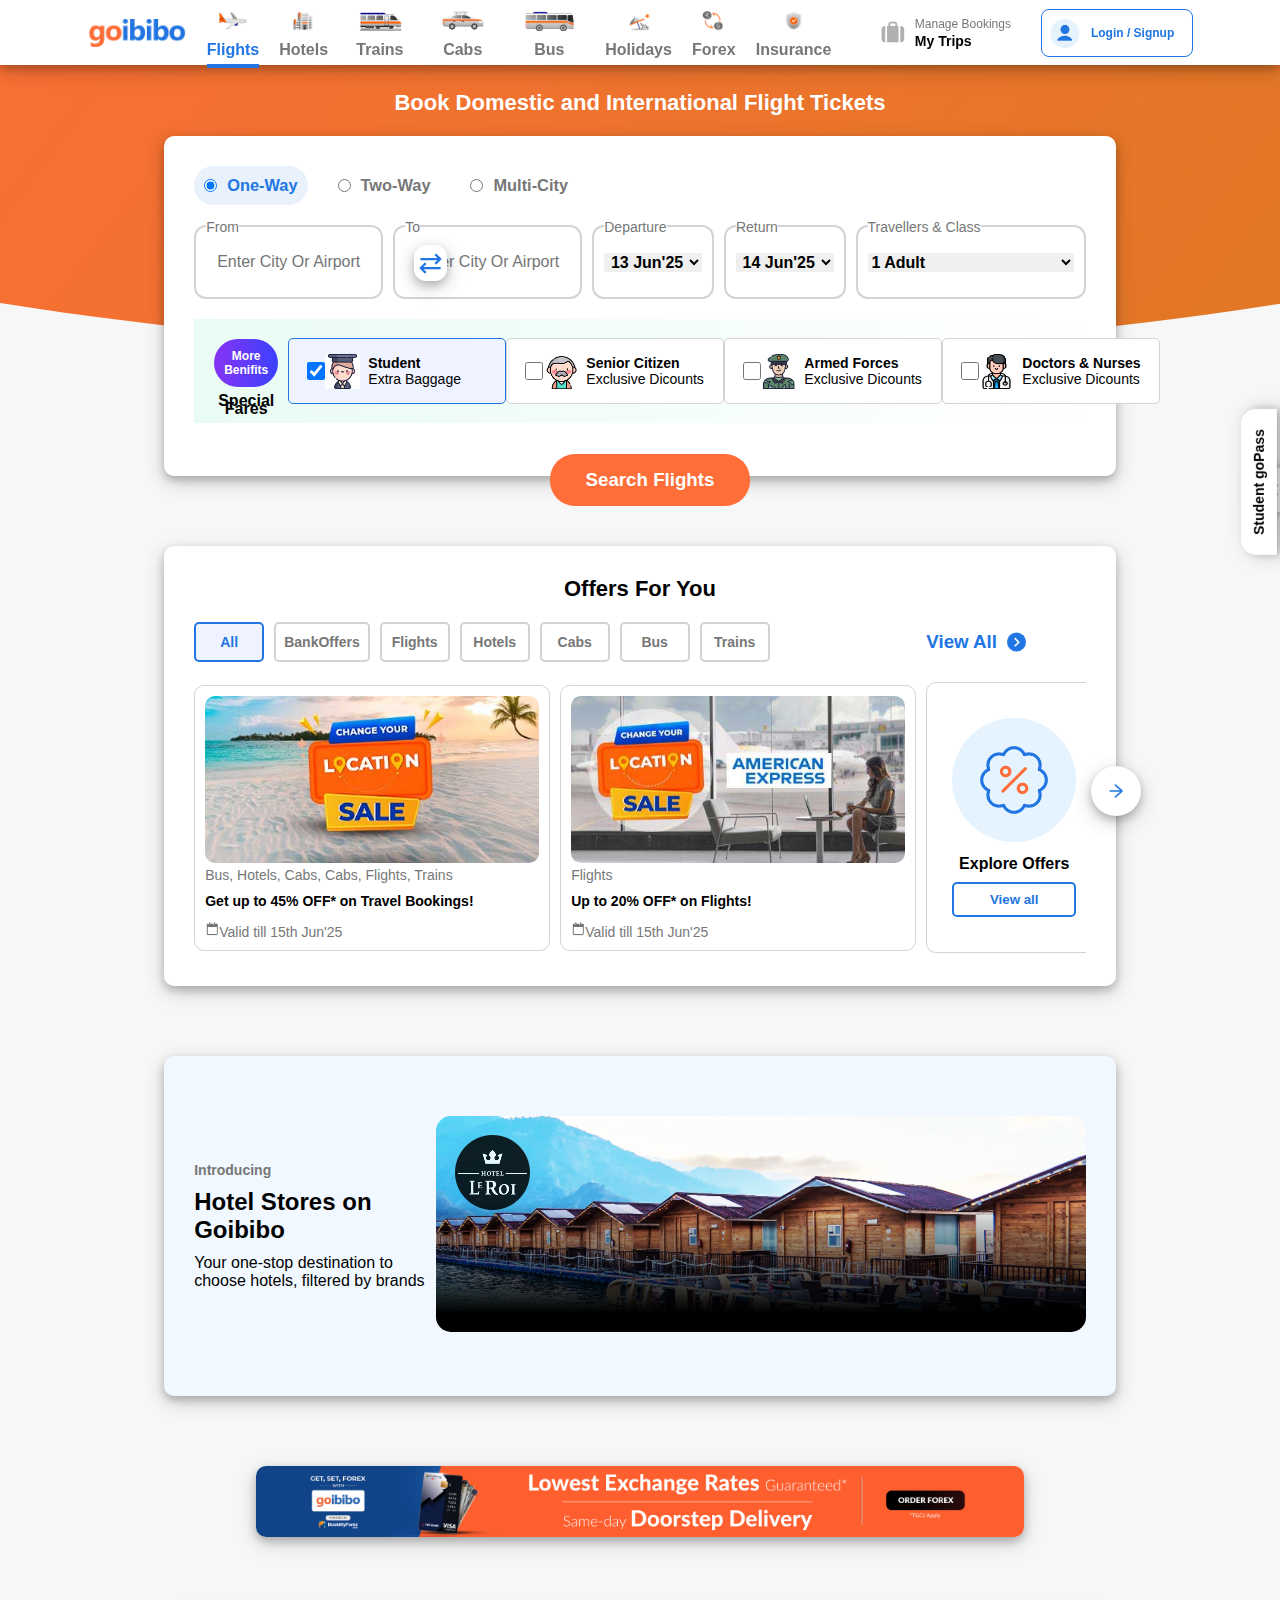
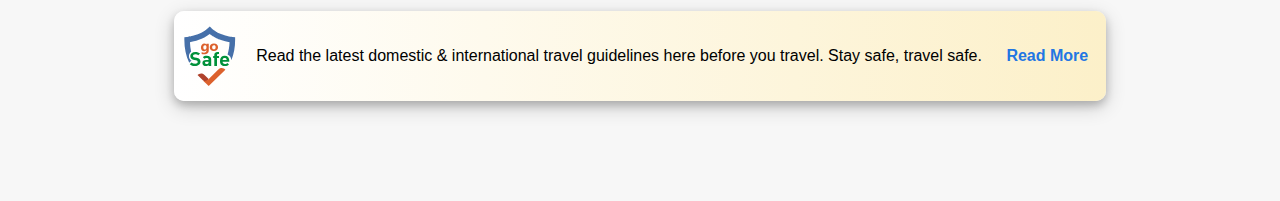
<file: Module 1/Clone Project/index.html>
<!DOCTYPE html>
<html lang="en">
<head>
    <meta charset="UTF-8">
    <meta name="viewport" content="width=device-width, initial-scale=1.0">
    <title>Goibibo   |  Flight Booking</title>
    <link rel="stylesheet" href="style.css">
    <link rel="shortcut icon" href="./assets/go.png" type="image/x-icon">
</head>
<body>
    <header>
        <img src="./assets/logo.png" alt="" class="goibibo">
        <div class="nav">
            <div class="flights active"><img src="./assets/flights.png" alt=""><span>Flights</span></div>
            <div class="hotels"><img src="./assets/hotels.png" alt=""><span>Hotels</span></div>
            <div class="trains"><img src="./assets/trains.png" alt=""><span>Trains</span></div>
            <div class="cabs"><img src="./assets/cabs.png" alt=""><span>Cabs</span></div>
            <div class="bus"><img src="./assets/bus.png" alt=""><span>Bus</span></div>
            <div class="holidays"><img src="./assets/holidays.png" alt=""><span>Holidays</span></div>
            <div class="forex"><img src="./assets/forex.png" alt=""><span>Forex</span></div>
            <div class="insurance"><img src="./assets/insurance.png" alt=""><span>Insurance</span></div>
            
        </div>
        <div class="my">
            <img src="./assets/my_1.png" alt="" class="img">
            <div class="right">
                <span class="top">Manage Bookings</span><br>
                <span class="bottom">My Trips</span>
            </div>
            <div class="tooltip"><div class="circle"></div><div class="h3">Access Your Booking, Easy Cancellation, date change much more.</div></div>
        </div>
        <div class="login">
            <img src="./assets/login.png" alt="" class="img">
            <span><h3>Login  /  Signup</h3></span>
        </div>
    </header>
    <div class="bgsvg"></div>
    <div class="searchmain">
        <h1>Book Domestic and International Flight Tickets</h1>
        <div class="search">
            <div class="top">
                <div class="ow active">
                    <input type="radio" name="route" class="ow_rd" checked>
                    <h3>One-Way</h3>
                </div>
                <div class="tw">
                    <input type="radio" name="route" class="tw_rd">
                    <h3>Two-Way</h3>
                </div>
                <div class="mc">
                    <input type="radio" name="route" class="mc_rd">
                    <h3>Multi-City</h3>
                </div>
            </div>
            <div class="center">
                <div class="from"> 
                    <input type="text" placeholder="Enter City Or Airport">
                    <span>From</span>
                </div>
                <div class="change"><img src="./assets/sync.svg" alt=""></div>
                <div class="to"> 
                    <input type="text" placeholder="Enter City Or Airport">
                    <span>To</span>
                </div>
                <div class="dep"> 
                    <select name="" id=""><option value="">13 Jun'25</option></select>
                    <span>Departure</span>
                </div>
                <div class="ret"> 
                    <select name="" id=""><option value="">14 Jun'25</option></select>
                    <span>Return</span>
                </div>
                <div class="tr"> 
                    <select name="" id=""><option value="">1 Adult</option></select>
                    <span>Travellers & Class</span>
                </div>
            </div>
            <div class="bottom">
                <div class="head">
                    
                    <h3>More Benifits</h3>
                    <h3>Special Fares</h3>
                </div>
                <div class="container">
                    <div class="active">
                        <input type="checkbox" name="" id="" checked >
                        <img src="./assets/offer1.png" alt="">
                        <div>
                            <h3>Student</h3>
                            <h3>Extra Baggage</h3>
                        </div>
                    </div>
                    <div>
                        <input type="checkbox" name="" id="" >
                        <img src="./assets/offer2.png" alt="">
                        <div>
                            <h3>Senior Citizen</h3>
                            <h3>Exclusive Dicounts</h3>
                        </div>
                    </div>
                    <div>
                        <input type="checkbox" name="" id="" >
                        <img src="./assets/offer3.png" alt="">
                        <div>
                            <h3>Armed Forces</h3>
                            <h3>Exclusive Dicounts</h3>

                        </div>
                    </div>
                     <div>
                        <input type="checkbox" name="" id="" >
                        <img src="./assets/offer4.png" alt="">
                        <div>
                            <h3>Doctors & Nurses</h3>
                            <h3>Exclusive Dicounts</h3>
                        </div>
                    </div>
                </div>
            </div>
            <div class="search_btn"><h3>Search Flights</h3></div>
        </div>
    </div>
    <div class="offermain">
        <div class="offers">
            <h1>Offers For You</h1>
            <div class="nav">
                <div class="left">
                    <h3 class="active">All</h3>
                    <h3>BankOffers</h3>
                    <h3>Flights</h3>
                    <h3>Hotels</h3>
                    <h3>Cabs</h3>
                    <h3>Bus</h3>
                    <h3>Trains</h3>
                </div>
                <div class="right">
                    <h3>View All</h3>
                    <img src="./assets/arrow_right.svg" alt="">
                </div>
            </div>
            <div class="container">
                <div class="div">
                    <img src="./assets/post1.jpg" alt="">
                    <h4>Bus, Hotels, Cabs, Cabs, Flights, Trains</h4>
                    <h3>Get up to 45% OFF* on Travel Bookings!</h3>
                    <h4><img src="./assets/calender.png" alt="" class="cal">Valid till 15th Jun'25</h4>
                </div>
                 <div class="div">
                    <img src="./assets/post2.jpg" alt="">
                    <h4>Flights</h4>
                    <h3>Up to 20% OFF* on Flights!</h3>
                    <h4><img src="./assets/calender.png" alt="" class="cal">Valid till 15th Jun'25</h4>
                </div>
                <div class="div dall">
                    <img src="./assets/offers.png" alt="" class="all">
                    <h2>Explore Offers</h2>
                    <h5>View all</h5>
                </div>
                 <div class="div">
                    <img src="./assets/post4.jpg" alt="">
                    <h4>Hotels</h4>
                    <h3>Up to 45% OFF* on Hotels!</h3>
                    <h4><img src="./assets/calender.png" alt="" class="cal">Valid till 15th Jun'25</h4>
                </div>
            </div>
            <div class="next"><img src="./assets/arrow_right_2.svg" alt=""></div>
        </div>
    </div>
    <div class="hotelsmain">
        <div class="hotels">
            <div class="left">
                <h3>Introducing</h3>
                <h1>Hotel Stores on Goibibo</h1>
                <h2>Your one-stop destination to choose hotels, filtered by brands</h2>
            </div>
            <div class="right">
                <img src="./assets/hotels_banner.png" alt="">
            </div>
        </div>
    </div>
    <div class="admain">
        <img src="./assets/ad.png" alt="" class="ad">
    </div>
    <div class="safemain">
        <div class="safe">
            <img src="./assets/safe.svg" alt="">
            <h3>Read the latest domestic & international travel guidelines here before you travel. Stay safe, travel safe. <span class="link">Read More</span></h3>
        </div>
    </div>
    <div class="space"></div>
    <div class="studentpass">
        <h3>Student goPass</h3>
        <div class="arrow"><img src="./assets/double_arrow.svg" alt=""></div>
    </div>
</body>
</html>
</file>
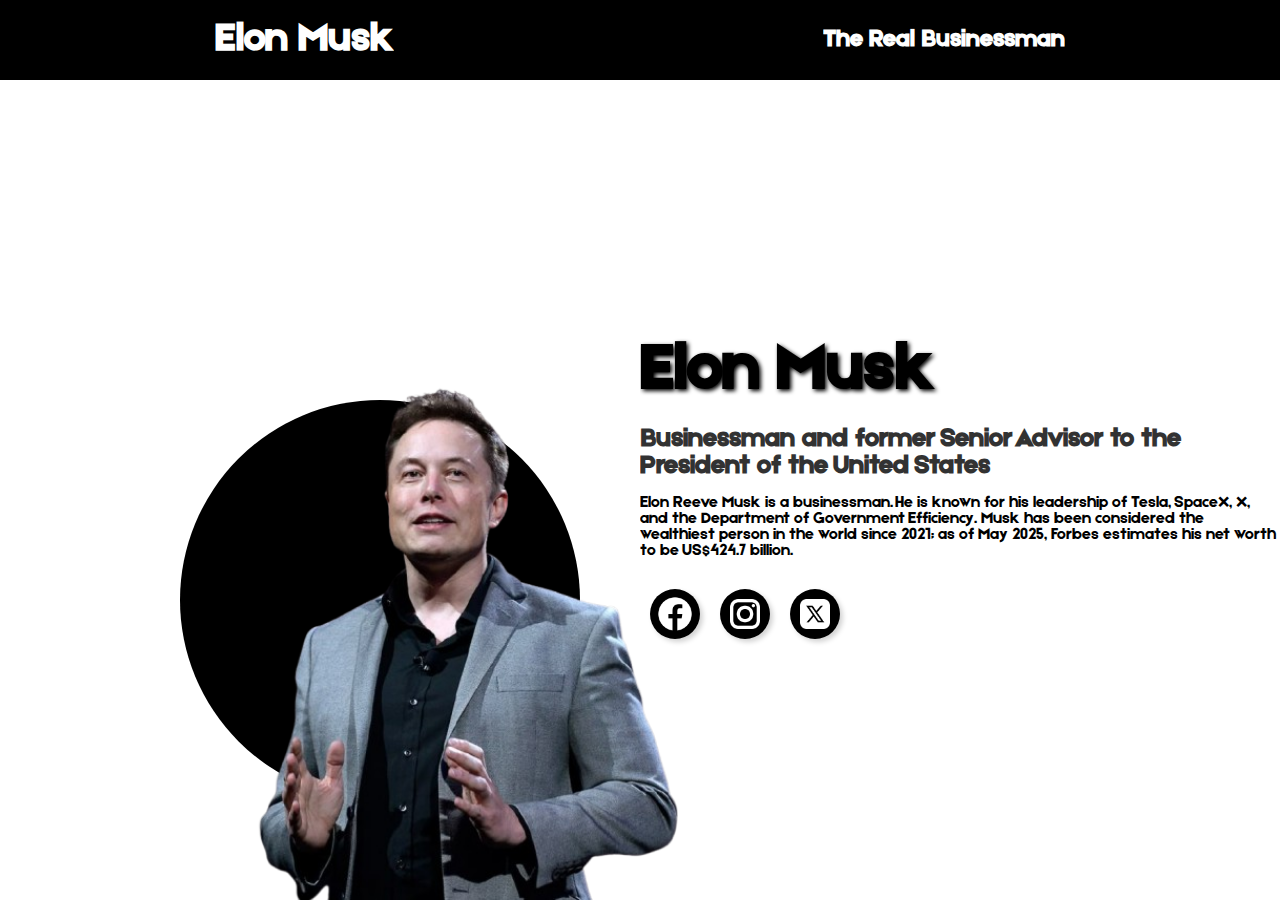
<file: Module 1/Day 2/index.html>
<!DOCTYPE html>
<html lang="en">
    <head>
        <meta charset="UTF-8">
        <meta name="viewport" content="width=device-width, initial-scale=1.0">
        <title>Elon Musk  |  The Businessman</title>
        <link rel="stylesheet" href="style.css">
        <link rel="shortcut icon" href="twitterx-logo.png" type="image/x-icon">
    </head>
    <body>
        <header>
            <h1>Elon Musk</h3>
            <h2>The Real Businessman</h2>
        </header>
        <div class="container">
            
            <div class="left">
                <img src="./elon.png" alt="" class="elon">
                <div class="circle"></div>
            </div>
            <div class="right">
                <h1>Elon Musk</h1>
                <h3>Businessman and former Senior Advisor to the President of the United States</h3>
                <p>Elon Reeve Musk is a businessman. He is known for his leadership of Tesla, SpaceX, X, and the Department of Government Efficiency. Musk has been considered the wealthiest person in the world since 2021; as of May 2025, Forbes estimates his net worth to be US$424.7 billion.</p>
                <div class="social">
                    <a class="facebook" href="https://www.facebook.com/groups/elonmusk1/?locale=zh_HK" target="_blank">
                        <img src="./facebook-logo.png" alt="">
                        <h3>Facebook</h3>
                    </a>
                    <a class="instagram" href="https://www.instagram.com/turk.elon.musk/" target="_blank">
                        <img src="./instagram-logo.png" alt="">
                        <h3>Instagram</h3>

                    </a>
                    <a class="twitter" href="https://x.com/elonmusk" target="_blank">
                        <img src="./twitterx-logo.png" alt="">
                        <h3>Twitter X</h3>
                    </a>
                </div>
            </div>
        </div>
    </body>
</html>
</file>
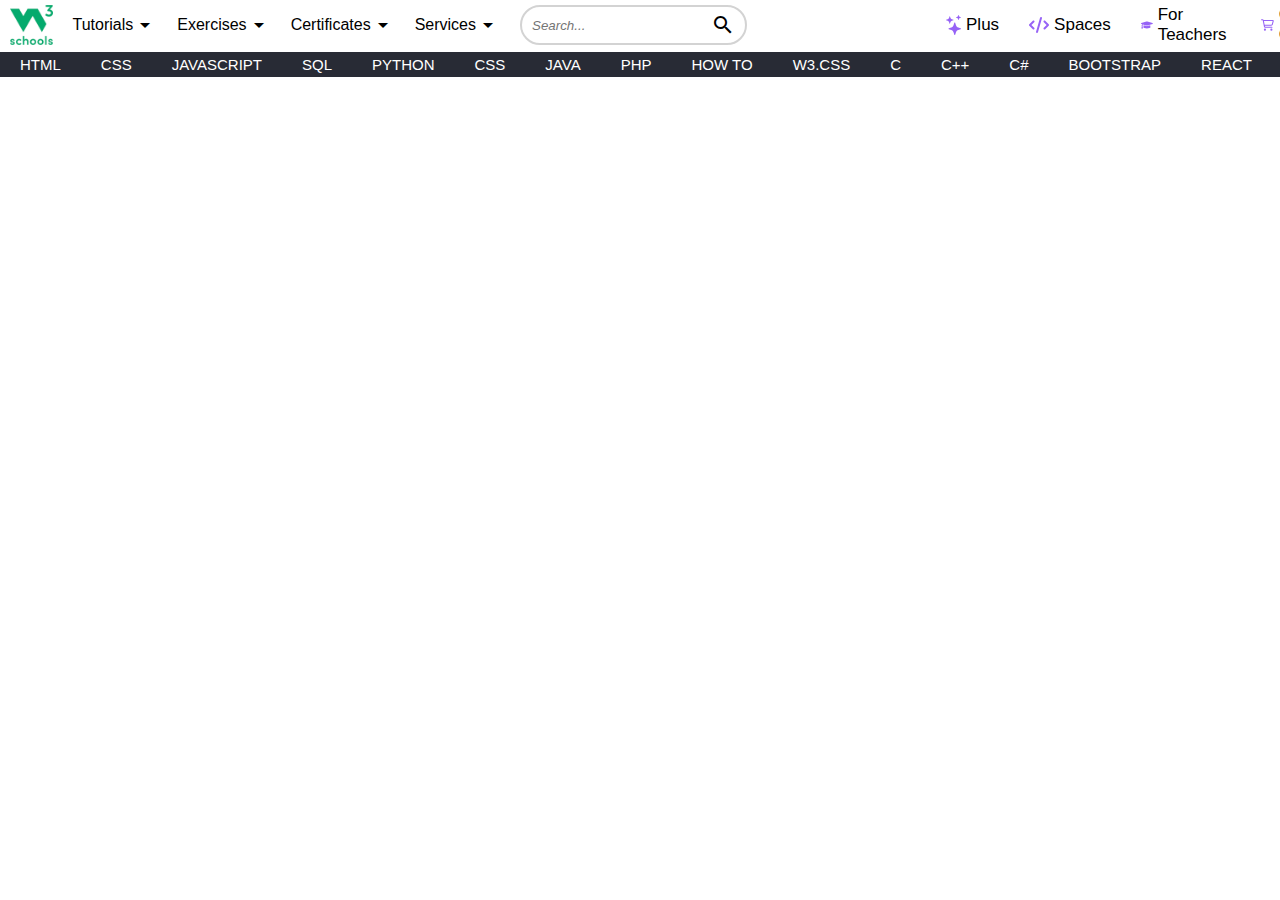
<file: Module 1/Day 4/index.html>
<!DOCTYPE html>
<html lang="en">

<head>
    <meta charset="UTF-8">
    <meta name="viewport" content="width=device-width, initial-scale=1.0">
    <title>W3Schools</title>
    <link rel="stylesheet" href="https://fonts.googleapis.com/icon?family=Material+Icons">
    <link rel="stylesheet" href="style.css">
    <link rel="shortcut icon" href="./logo.png" type="image/x-icon">
</head>

<body>

    <div class="header-top">
        <div class="left">
            <img src="./logo.png" alt="">
            <div class="nav-top-left">
                <div>
                    <h3>Tutorials</h3>
                    <span class="material-icons">arrow_drop_down</span>
                </div>
                <div>
                    <h3>Exercises</h3>
                    <span class="material-icons">arrow_drop_down</span>
                </div>
                <div>
                    <h3>Certificates</h3>
                    <span class="material-icons">arrow_drop_down</span>
                </div>
                <div>
                    <h3>Services</h3>
                    <span class="material-icons">arrow_drop_down</span>
                </div>
            </div>
            <div class="searchbar">
                <input type="search" name="Search" id="search" placeholder="Search...">
                <span class="material-icons">search</span>
            </div>
            <div class="contrast">
                <span class="material-icons">contrast</span>
            </div>
        </div>
        <div class="right">
            <div class="nav-top-right">
                <div>
                    <svg xmlns="http://www.w3.org/2000/svg" width="15" height="36" viewBox="0 0 12 16" fill="none"
                        aria-hidden="true">
                        <path
                            d="M6.65723 6.24707C6.76704 5.91764 7.233 5.91765 7.34281 6.24707L7.98828 8.1835C8.276 9.04666 8.95332 9.72399 9.81648 10.0117L11.7529 10.6572C12.0824 10.767 12.0824 11.233 11.7529 11.3428L9.81649 11.9883C8.95332 12.276 8.27599 12.9533 7.98828 13.8165L7.34281 15.7529C7.233 16.0823 6.76704 16.0823 6.65723 15.7529L6.01173 13.8165C5.72401 12.9533 5.04669 12.276 4.18353 11.9883L2.24707 11.3428C1.91764 11.233 1.91764 10.767 2.24707 10.6572L4.18353 10.0117C5.04669 9.72399 5.72401 9.04667 6.01173 8.18352L6.65723 6.24707Z"
                            fill="#9763f6"></path>
                        <path
                            d="M2.79434 1.14824C2.86023 0.950586 3.1398 0.950587 3.20569 1.14824L3.59297 2.3101C3.7656 2.828 4.172 3.2344 4.6899 3.40703L5.85177 3.79432C6.04942 3.86021 6.04942 4.13978 5.85177 4.20567L4.6899 4.59296C4.172 4.76559 3.7656 5.17199 3.59297 5.68989L3.20569 6.85176C3.13981 7.04941 2.86023 7.04942 2.79434 6.85176L2.40704 5.68988C2.23441 5.17198 1.82801 4.76559 1.31012 4.59296L0.148241 4.20567C-0.0494137 4.13978 -0.0494138 3.86021 0.148241 3.79432L1.31012 3.40703C1.82802 3.2344 2.23441 2.82801 2.40704 2.31011L2.79434 1.14824Z"
                            fill="#9763f6"></path>
                        <path
                            d="M9.8629 0.0988265C9.90682 -0.032943 10.0932 -0.0329419 10.1371 0.098828L10.3953 0.873401C10.5104 1.21867 10.7813 1.4896 11.1266 1.60469L11.9012 1.86288C12.0329 1.9068 12.0329 2.09319 11.9012 2.13711L11.1266 2.39531C10.7813 2.51039 10.5104 2.78133 10.3953 3.12659L10.1371 3.90117C10.0932 4.03294 9.90682 4.03294 9.8629 3.90117L9.6047 3.12659C9.48961 2.78132 9.21868 2.5104 8.87342 2.39531L8.09883 2.13711C7.96706 2.09319 7.96706 1.9068 8.09883 1.86288L8.87342 1.60469C9.21868 1.4896 9.48961 1.21867 9.6047 0.873408L9.8629 0.0988265Z"
                            fill="#9763f6"></path>
                    </svg>
                    <h3>Plus</h3>
                </div>
                <div>
                    <svg xmlns="http://www.w3.org/2000/svg" height="1em" viewBox="0 0 640 512" aria-hidden="true">
                        <path
                            d="M392.8 1.2c-17-4.9-34.7 5-39.6 22l-128 448c-4.9 17 5 34.7 22 39.6s34.7-5 39.6-22l128-448c4.9-17-5-34.7-22-39.6zm80.6 120.1c-12.5 12.5-12.5 32.8 0 45.3L562.7 256l-89.4 89.4c-12.5 12.5-12.5 32.8 0 45.3s32.8 12.5 45.3 0l112-112c12.5-12.5 12.5-32.8 0-45.3l-112-112c-12.5-12.5-32.8-12.5-45.3 0zm-306.7 0c-12.5-12.5-32.8-12.5-45.3 0l-112 112c-12.5 12.5-12.5 32.8 0 45.3l112 112c12.5 12.5 32.8 12.5 45.3 0s12.5-32.8 0-45.3L77.3 256l89.4-89.4c12.5-12.5 12.5-32.8 0-45.3z"
                            fill="currentColor"></path>
                    </svg>
                    <h3>Spaces</h3>
                </div>
                <div>
                    <svg stroke="currentColor" fill="currentColor" stroke-width="0" viewBox="0 0 640 512"
                        focusable="false" class="chakra-icon css-9gdywz" height="1em" width="1em"
                        xmlns="http://www.w3.org/2000/svg">
                        <path
                            d="M622.34 153.2L343.4 67.5c-15.2-4.67-31.6-4.67-46.79 0L17.66 153.2c-23.54 7.23-23.54 38.36 0 45.59l48.63 14.94c-10.67 13.19-17.23 29.28-17.88 46.9C38.78 266.15 32 276.11 32 288c0 10.78 5.68 19.85 13.86 25.65L20.33 428.53C18.11 438.52 25.71 448 35.94 448h56.11c10.24 0 17.84-9.48 15.62-19.47L82.14 313.65C90.32 307.85 96 298.78 96 288c0-11.57-6.47-21.25-15.66-26.87.76-15.02 8.44-28.3 20.69-36.72L296.6 284.5c9.06 2.78 26.44 6.25 46.79 0l278.95-85.7c23.55-7.24 23.55-38.36 0-45.6zM352.79 315.09c-28.53 8.76-52.84 3.92-65.59 0l-145.02-44.55L128 384c0 35.35 85.96 64 192 64s192-28.65 192-64l-14.18-113.47-145.03 44.56z">
                        </path>
                    </svg>
                    <h3>For Teachers</h3>
                </div>
                <div>
                    <svg xmlns="http://www.w3.org/2000/svg" height="1em" viewBox="0 0 576 512" aria-hidden="true">
                        <path
                            d="M24 0C10.7 0 0 10.7 0 24S10.7 48 24 48H69.5c3.8 0 7.1 2.7 7.9 6.5l51.6 271c6.5 34 36.2 58.5 70.7 58.5H488c13.3 0 24-10.7 24-24s-10.7-24-24-24H199.7c-11.5 0-21.4-8.2-23.6-19.5L170.7 288H459.2c32.6 0 61.1-21.8 69.5-53.3l41-152.3C576.6 57 557.4 32 531.1 32h-411C111 12.8 91.6 0 69.5 0H24zM131.1 80H520.7L482.4 222.2c-2.8 10.5-12.3 17.8-23.2 17.8H161.6L131.1 80zM176 512a48 48 0 1 0 0-96 48 48 0 1 0 0 96zm336-48a48 48 0 1 0 -96 0 48 48 0 1 0 96 0z"
                            fill="currentColor"></path>
                    </svg>
                    <h3>Get Certified</h3>
                </div>
            </div>
            <div class="signin">
                <h3 class="signup">Sign Up</h3>
                <h3 class="Login">Log In</h3>
            </div>
        </div>
    </div>
    <div class="header-bottom">
        <h3>HTML</h3>
        <h3>CSS</h3>
        <h3>JAVASCRIPT</h3>
        <h3>SQL</h3>
        <h3>PYTHON</h3>
        <h3>CSS</h3>
        <h3>JAVA</h3>
        <h3>PHP</h3>
        <h3>HOW TO</h3>
        <h3>W3.CSS</h3>
        <h3>C</h3>
        <h3>C++</h3>
        <h3>C#</h3>
        <h3>BOOTSTRAP</h3>
        <h3>REACT</h3>
        <h3>MYSQL</h3>
        <h3>JQEARY</h3>
        <h3>EXCEL</h3>
        <h3>XML</h3>
        <h3>DJANGO</h3>
        <h3>NUMPY</h3>
        <h3>PANDAS</h3>
        <h3>NODEJS</h3>
    </div>

</body>

</html>
</file>
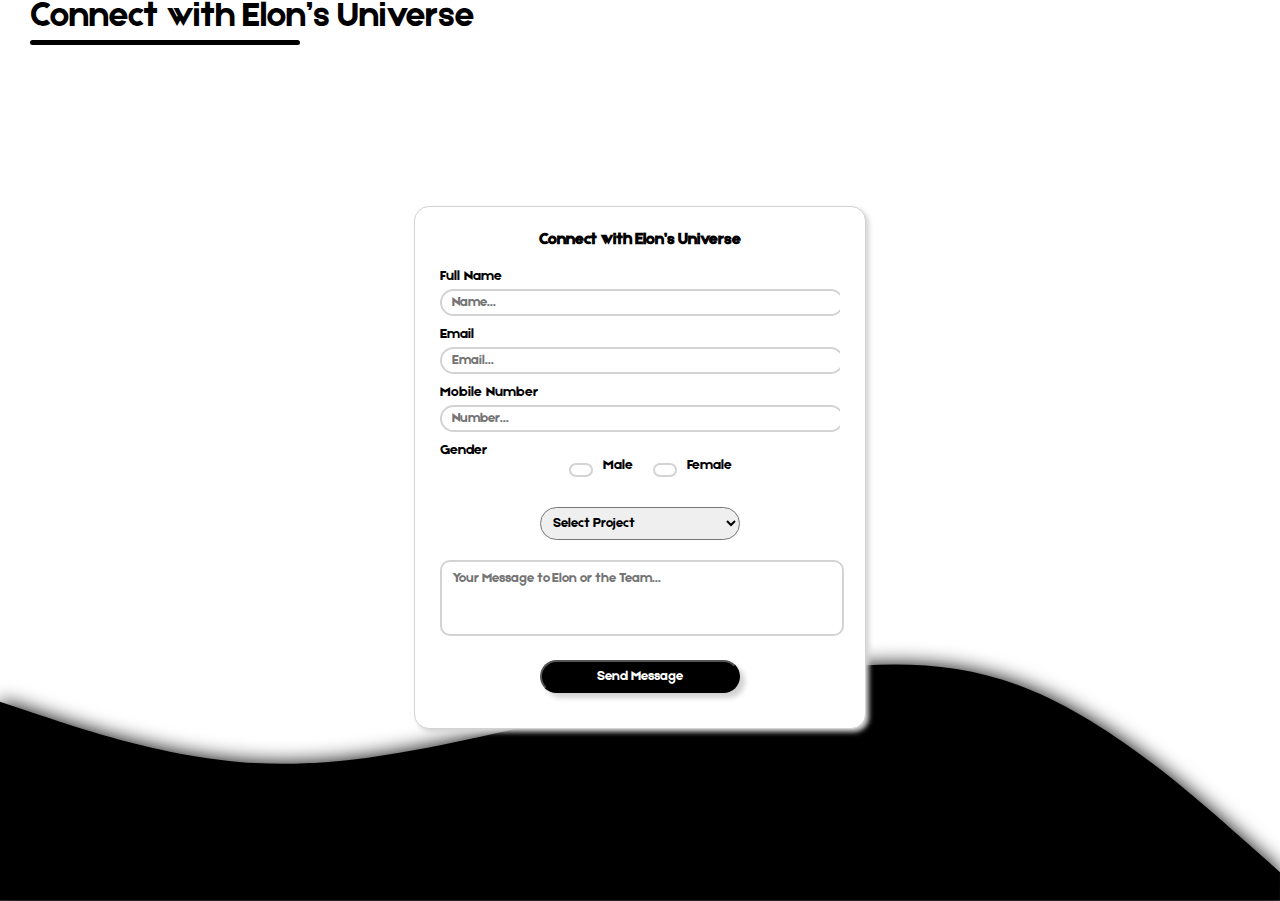
<file: Module 1/Day 3/form/index.html>
<!DOCTYPE html>
<html lang="en">
<head>
    <meta charset="UTF-8">
    <meta name="viewport" content="width=device-width, initial-scale=1.0">
    <title>Elon Musk Connect</title>
    <link rel="stylesheet" href="style.css">
    <link rel="shortcut icon" href="./twitterx-logo.png" type="image/x-icon">
</head>
<body>
    <h1>Connect with Elon’s Universe</h1>
    <div class="form"> 
        <form action="">
            <h4>Connect with Elon’s Universe</h4>
            <div class="name">
                <label for="name">Full Name</label><br>
                <input type="text" class="inp_name" placeholder="Name...">
            </div>
            <div class="email">
                <label for="email">Email</label><br>
                <input type="email" class="inp_email" placeholder="Email...">
            </div>
            <div class="phone">
                <label for="number">Mobile Number</label><br>
                <input type="number" class="inp_name" placeholder="Number..." max="10">
            </div>
            <div class="gender">
                <label for="name">Gender</label><br>
                <div>
                    <input type="radio" name="gen" class="gen"><label>Male</label>
                    <input type="radio" name="gen" class="gen"><label>Female</label>
                </div>
            </div>
            <select>
                <option disabled selected>Select Project</option>
                <option>SpaceX</option>
                <option>Tesla</option>
                <option>Neuralink</option> 
                <option>The Boring Company</option>
                <option>Starlink</option>
            </select><br>
            <textarea placeholder="Your Message to Elon or the Team..." rows="4"></textarea>
            <br>
            <button type="submit">Send Message</button>
        </form>
    </div>
    <svg xmlns="http://www.w3.org/2000/svg" viewBox="0 0 1440 320" class="svg1">
        <path fill="black" fill-opacity="1" d="M0,96L48,112C96,128,192,160,288,165.3C384,171,480,149,576,128C672,107,768,85,864,69.3C960,53,1056,43,1152,80C1248,117,1344,203,1392,245.3L1440,288L1440,320L1392,320C1344,320,1248,320,1152,320C1056,320,960,320,864,320C768,320,672,320,576,320C480,320,384,320,288,320C192,320,96,320,48,320L0,320Z"></path>
    </svg>
    <svg xmlns="http://www.w3.org/2000/svg" viewBox="0 0 1440 320" class="svg2">
        <path fill="black" fill-opacity="1" d="M0,96L48,112C96,128,192,160,288,165.3C384,171,480,149,576,128C672,107,768,85,864,69.3C960,53,1056,43,1152,80C1248,117,1344,203,1392,245.3L1440,288L1440,320L1392,320C1344,320,1248,320,1152,320C1056,320,960,320,864,320C768,320,672,320,576,320C480,320,384,320,288,320C192,320,96,320,48,320L0,320Z"></path>
    </svg>
</body>
</html>
</file>
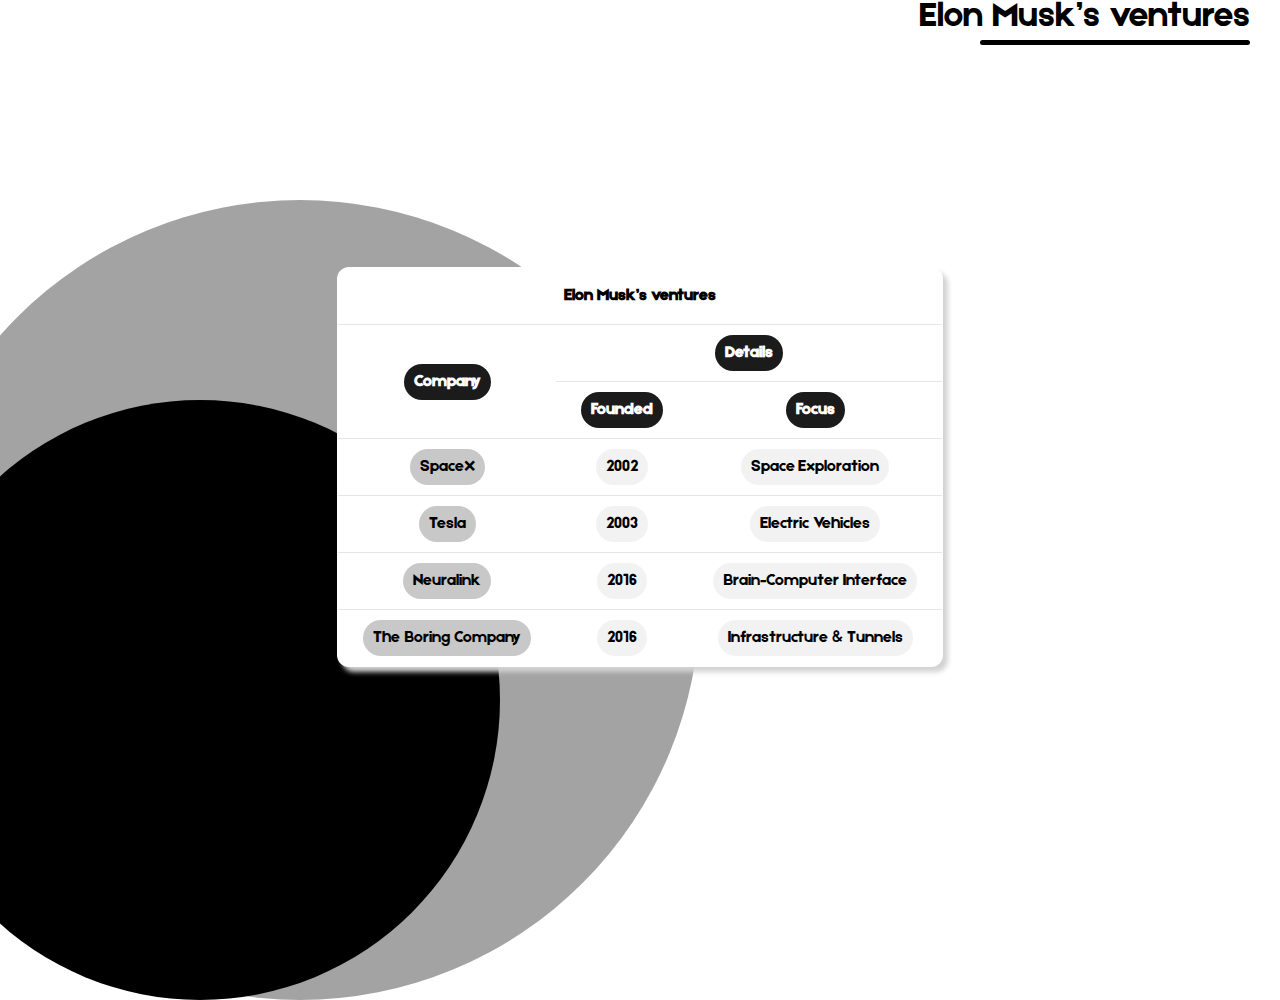
<file: Module 1/Day 3/table/index.html>
<!DOCTYPE html>
<html lang="en">

<head>
    <meta charset="UTF-8">
    <meta name="viewport" content="width=device-width, initial-scale=1.0">
    <title>Elon Musk’s ventures</title>
    <link rel="stylesheet" href="style.css">
    <link rel="shortcut icon" href="./twitterx-logo.png" type="image/x-icon">
</head>

<body>
    <h1>Elon Musk’s ventures</h1>
    <div class="table">
        <table>
            <tr>
                <th colspan="3">Elon Musk’s ventures</th>
            </tr>
            <tr>
                <th rowspan="2"><span>Company</span></th>
                <th colspan="2"><span>Details</span></th>
            </tr>
            <tr>
                <th><span>Founded</span></th>
                <th><span>Focus</span></th>
            </tr>
            <tr>
                <td class="com"><span>SpaceX</span></td>
                <td><span>2002</span></td>
                <td><span>Space Exploration</span></td>
            </tr>
            <tr>
                <td class="com"><span>Tesla</span></td>
                <td><span>2003</span></td>
                <td><span>Electric Vehicles</span></td>
            </tr>
            <tr>
                <td class="com"><span>Neuralink</span></td>
                <td><span>2016</span></td>
                <td><span>Brain–Computer Interface</span></td>
            </tr>
            <tr>
                <td class="com"><span>The Boring Company</span></td>
                <td><span>2016</span></td>
                <td><span>Infrastructure & Tunnels</span></td>
            </tr>
        </table>

    </div>
    <div class="circle1"></div>
    <div class="circle2"></div>
</body>

</html>
</file>
<file: Module 1/Clone Project/style.css>
@font-face {
    font-family: Rubic;
    src: url(./Rubik-Regular.ttf);
}
*{
    margin: 0;
    padding: 0;
    font-family: "rubik", sans-serif;
}
body{
    background-color: #f7f7f7;
}
header{
    position: fixed;
    width: 100%;
    height: 65px;
    display: flex;
    flex-direction: row;
    justify-content: center;
    background-color: white;
    z-index: 999;
    box-shadow: 0 4px 8px 0 rgba(0, 0, 0, 0.2), 0 6px 20px 0 rgba(0, 0, 0, 0.19);
    
}
.goibibo{
    width: 100px;
    height: 30px;
    margin: auto 0;
    margin-right: 20px;
}
.nav{
    display: flex;
    flex-direction: row;
    gap: 20px;
    margin-right: 50px;
}
.nav div{
    display: flex;
    flex-direction: column;
    max-height: 64px !important;
    text-align: center;
    margin: auto 0;
    cursor: pointer;
}

.nav div img{
    height: 20px;
    width: fit-content;
    margin: 0 auto;
    padding: 10px;
}
.nav div span{
    font-size: 16px;
    font-weight: 700;
    color: #777777;
    padding-bottom: 5px;
}
.nav .active span{
    color:#2276E3;
    border-bottom: 4px solid #2276E3;
}
.my{
    display: flex;
    flex-direction: row;
    height: 64px;
    align-items: center;
    margin-right: 30px;
    cursor: pointer;
}
.my img{
    height: 23px;
    margin-right: 10px;
}
.my div .top{
    font-size: 12px;
    color: #777777;
    font-weight: 500;
}
.my div .bottom{
    font-size: 14px;
    color: black;
    font-weight: 600;
}
.my .tooltip{
    position: absolute;
    display: none;
    width: 250px;
    top: 64px;
    right: 320px;
    background-color: white;
    box-shadow: 0 4px 8px 0 rgba(0, 0, 0, 0.2), 0 6px 20px 0 rgba(0, 0, 0, 0.19);
    padding: 10px 12px 10px 10px;
    border-radius: 5px;
    font-size: 13px;
    color: rgb(70, 72, 77);
}
.my:hover .tooltip{
    display: flex;
}
.my .tooltip .circle{
    min-width: 10px !important;
    height: 10px !important;
    border-radius: 50%;
    background-color: rgb(117, 234, 117);
    margin: 10px;
}
.login{
    margin: auto 0;
    border: 1px solid #2276E3;
    border-radius: 8px;
    padding: 8px;
    height: 30px;
    align-items: center;
    display: flex;
    flex-direction: row;
    cursor: pointer;
}
.login img{
    height: 30px;
}
.login span{
    height: 30px;
}
.login span h3{
    font-size: 12px;
    font-weight: 600;
    margin:auto 0;
    color: #2276E3;
    margin: 10px;
    margin-top: 8px;
}

.bgsvg{
    background-image: url("data:image/svg+xml,%3Csvg xmlns='http://www.w3.org/2000/svg' width='1440' height='256' fill='none'%3E%3Cpath fill='url(%23a)' fill-rule='evenodd' d='M1440 167.207C1224.62 223.655 980.573 255.5 722 255.5c-260.175 0-505.644-32.241-722-89.345V0h1440v167.207Z' clip-rule='evenodd'/%3E%3Cdefs%3E%3ClinearGradient id='a' x1='0' x2='1048.73' y1='0' y2='787.836' gradientUnits='userSpaceOnUse'%3E%3Cstop stop-color='%23FF6D38'/%3E%3Cstop offset='1' stop-color='%23DB7A21'/%3E%3C/linearGradient%3E%3C/defs%3E%3C/svg%3E"), url("https://go-assets.ibcdn.com/u/GI/images/1715677875363-bg-dweb.webp");
    background-repeat: no-repeat;
    background-size: cover;
    height: 353px;
    background-position: center bottom;
    position: absolute;
    width: 100%;
    top: 0px;
    z-index: -999;
}
.searchmain{
    padding-top:70px ;
    text-align: center;
}
.searchmain h1{
    color: white;
    font-size: 22px;
    font-weight: 500px;
    padding: 20px;
}
.searchmain .search{
    width: calc(72% - 30px);
    height: 280px;
    background-color: white;
    box-shadow: 0 4px 8px 0 rgba(0, 0, 0, 0.2), 0 6px 20px 0 rgba(0, 0, 0, 0.19);
    border-radius: 10px;
    margin: 0 auto;
    padding: 30px;
}
.searchmain .search .top{
    display: flex;
    flex-direction: row;
    gap: 20px;
}
.searchmain .search .top div{
    display: flex;
    flex-direction: row;
    gap: 10px;
    padding: 10px;
    border-radius:25px ;
    font-size: 14px;
    font-weight: 500;
    color: #777777;
}
.searchmain .search .top .active{
    background-color: #e8f1fc;
    color: #2276E3;
}
.searchmain .search .center{
    position: relative;
    margin-top: 20px;
    display: flex;
    flex-direction: row;
    gap: 10px;
}
.searchmain .search .center div{
    height: 50px;
    padding: 10px;
    border: 2px solid lightgray;
    border-radius: 12px;
    display: flex;
    flex-direction: column;
    justify-content: center;
    text-align: center;
    position: relative;
}
.searchmain .search .center div input,
.searchmain .search .center div select{
    text-align: center;
    width: 100%;
    font-size: 16px;
    border: none;
    outline: none;
}
.searchmain .search .center div select{
    font-weight: 900;
}
.searchmain .search .center .tr select{
    text-align: left;
}
.searchmain .search .center div:nth-child(1),
.searchmain .search .center div:nth-child(3){
    width: 240px;
}
.searchmain .search .center div:nth-child(4),
.searchmain .search .center div:nth-child(5){
    width: 142px;
}
.searchmain .search .center div:nth-child(6){
    width: 300px;
}
.searchmain .search .center div:nth-child(2){
    position: absolute;
    padding: 3px;
    height: 30px;
    width: 27px;
    color: #2276E3;
    background-color: white;
    border: none;
    top: 20px;
    left: 220px;
    box-shadow: 0 4px 8px 0 rgba(0, 0, 0, 0.2), 0 6px 20px 0 rgba(0, 0, 0, 0.19);
    z-index: 2;
}
.searchmain .search .center div:hover{
    border: 2px solid black;
}
.searchmain .search .center div:nth-child(2):hover{
    border: none;
}
.searchmain .search .center div span{
    position: absolute;
    top: -8px;
    font-size: 14px;
    font-weight: 500px !important;
    color: #777777;
    background-color: white;
}

.searchmain .search .bottom{
    margin-top: 20px;
    background: linear-gradient(to right , #e9fcf3 , white);
    display: flex;
    flex-direction: row;
    padding: 10px;

}
.searchmain .search .bottom .head{
    width: 200px;
}
.searchmain .search .bottom .head h3:nth-child(1){
    background: linear-gradient(90deg, rgb(135, 52, 243), rgb(59, 65, 255));
    font-size: 12px;
    color: white;
    font-family: 900px;
    margin: 10px;
    border-radius: 25px;
    padding: 10px;
}
.searchmain .search .bottom .head h3:nth-child(2){
    font-size: 16px;
    color: black;
    font-family: 900px;
    line-height: .5;
}
.searchmain .search .bottom .container{
    width: 100%;
    display: flex;
    flex-direction: row;
    justify-content: space-evenly;
    align-items: center;
}
.searchmain .search .bottom .container div{
    display: flex;
    flex-direction: row;
    width: 200px;
    border: 1px solid lightgray;
    border-radius: 5px;
    padding: 8px;
    background-color: #fff;
}
.searchmain .search .bottom .container .active{
    border: 1px solid #2276e3;
    background-color: #eff3ff;
    
}
.searchmain .search .bottom .container div div{
    display: flex;
    flex-direction: column;
    border: none;
    background: transparent;
}
.searchmain .search .bottom .container div input{
    width: 30px;
    height: 30px;
    margin: auto 0;
    margin-left: 10px;
}

.searchmain .search .bottom .container div div h3{
    font-size: 14px;
    text-align: left;
}
.searchmain .search .bottom .container div div h3:nth-child(2){
    font-weight: 400;
}
.searchmain .search .bottom .container div img{
    height: 35px;
    margin: auto 0;
}
.searchmain .search{
    position: relative;
}
.searchmain .search .search_btn{
    position: absolute;
    width: 180px;
    padding: 15px 10px;
    border-radius: 25px;
    background-color: #ff6d38;
    color: white;
    bottom: -30px;
    left: calc(50% - 90px);
}
.searchmain .search .search_btn:hover{
    background-color: #ea5d29;
}
.offermain{
    padding-top:70px ;
    text-align: center;
}
.offermain h1{
    color: rgb(0, 0, 0);
    font-size: 22px;
    font-weight: 900;

}
.offermain .offers{
    width: calc(72% - 30px);
    height: 380px;
    background-color: white;
    box-shadow: 0 4px 8px 0 rgba(0, 0, 0, 0.2), 0 6px 20px 0 rgba(0, 0, 0, 0.19);
    border-radius: 10px;
    margin: 0 auto;
    padding: 30px;
    position: relative;
}
.offermain .offers .nav{
    display: flex;
    flex-direction: row;
    justify-content: space-between;
    margin-top: 20px;

}
.offermain .offers .nav .left{
    display: flex;
    flex-direction: row;
    gap: 10px;
}
.offermain .offers .nav .left h3{
    min-width: 50px;
    font-size: 14px;
    color: #777777;
    font-weight: 600;
    padding: 10px 8px;
    border: 2px solid lightgray;
    border-radius: 5px;
}
.offermain .offers .nav .left .active{
    color: #2276E3;
    background-color: #eff3ff;
    border: 2px solid #2276E3;

}
.offermain .offers .nav .right{
    display: flex;
    flex-direction: row;
    align-items: center;
    color: #2276E3;
}
.space {
    height: 100px;
}
.offermain .offers .container{
    display: flex;
    flex-direction: row;
    align-items: center;
    gap: 10px;
    margin-top: 20px;
    overflow-x: hidden;
}
.offermain .offers .container div{
    padding: 10px;
    border: 1px solid lightgray;
    border-radius: 10px;
    background-color: white;
    cursor: pointer;

}
.offermain .offers .container div:hover{
    box-shadow: 0 4px 8px 0 rgba(0, 0, 0, 0.2), 0 6px 20px 0 rgba(0, 0, 0, 0.19);
}
.offermain .offers .container .dall:hover{
    box-shadow: none;
}
.offermain .offers .container div img{
    width: 334px;
    border-radius: 10px;
}
.offermain .offers .container div h4{
    text-align: left;
    font-size: 14px;
    color: #777777;
    font-weight: 400;
}
.offermain .offers .container div h3{
    font-size: 14px;
    text-align: left;
    color: black;
    font-weight: 600;
    margin-top: 10px;
    margin-bottom: 10px;
}
.offermain .offers .container div h4 img{
    height: 16px !important;
    width: 14px; 
    padding-top: 2px;
}
.offermain .offers .container .dall img{
    height: 124px;
    width: 124px;
}
.offermain .offers .container .dall{
    padding: 35px 25px;
}
.offermain .offers .container .dall h2{
    font-size: 16px;
    font-weight: 500px;
    padding-top: 9px;
    padding-bottom: 9px;
}
.offermain .offers .container .dall h5{
    color: #2276E3;
    border: 2px solid #2276E3;
    border-radius: 5px;
    padding: 8px;
}
.offermain .offers .next{
    position: absolute;
    height: 50px !important;
    width: 50px !important;
    background-color: white;
    border-radius: 50%;
    text-align: center;
    display: flex;
    flex-direction: column;
    justify-content: center;
    box-shadow: 0 4px 8px 0 rgba(0, 0, 0, 0.2), 0 6px 20px 0 rgba(0, 0, 0, 0.19);
    right: -25px;
    top: 50%;
    cursor: pointer;
}
.offermain .offers .next img{
    width: 20px;
    margin: 0 auto;

}
.studentpass{
    cursor: pointer;
    position: fixed;
    bottom:calc(50% - 50px);
    right: -52px;
    transform: rotate(-90deg);
    z-index: 999;
}
.studentpass h3{
     padding: 10px 20px;
    background-color: white;
    box-shadow: 0 4px 8px 0 rgba(0, 0, 0, 0.2), 0 6px 20px 0 rgba(0, 0, 0, 0.19);
    border-top-left-radius: 15px;
    border-top-right-radius: 15px;
    font-size: 14px;
    font-weight: 700;
}
.studentpass .arrow{
    position: absolute;
    padding: 10px;
    background-color: white;
    left: calc(50% - 30px);
    border-top-left-radius: 15px;
    border-top-right-radius: 15px;
    box-shadow: 0 4px 8px 0 rgba(0, 0, 0, 0.2), 0 6px 20px 0 rgba(0, 0, 0, 0.19);
    z-index: -999 !important;
    bottom:-20px;
    transition: all 0.4s ease-in;
}
.studentpass:hover .arrow{
    bottom:30px;
}
.studentpass .arrow img{
    transform: rotate(90deg);
}
.hotelsmain{
    padding-top:70px ;
    text-align: center;
}

.hotelsmain .hotels{
    width: calc(72% - 30px);
    height: 280px;
    background-color: #f1f8ff;
    box-shadow: 0 4px 8px 0 rgba(0, 0, 0, 0.2), 0 6px 20px 0 rgba(0, 0, 0, 0.19);
    border-radius: 10px;
    margin: 0 auto;
    padding: 30px;
    display: flex;
    flex-direction: row;
    text-align: left;
    align-items: center;
}
.hotelsmain .hotels h3{
    color: #777777;
    font-weight: 700;
    font-size: 14px;
    margin-bottom: 10px;
}
.hotelsmain .hotels h1{
    font-weight: 700;
    font-size: 24px;
    margin-bottom: 10px;
}
.hotelsmain .hotels h2{
    font-weight: 200;
    font-size: 16px;
}
.hotelsmain .hotels img{
    border-radius:15px ;
}
.admain{
    padding-top:70px ;
    text-align: center;
}
.ad{
    width: 60%;
    height: auto;
    background-color: #f1f8ff;
    box-shadow: 0 4px 8px 0 rgba(0, 0, 0, 0.2), 0 6px 20px 0 rgba(0, 0, 0, 0.19);
    border-radius: 10px;
    margin: 0 auto;
}
.safemain{
    padding-top:70px ;
    text-align: center;
}
.safemain .safe{
    width: calc(72% - 10px);
    height: 70px;
    background:linear-gradient(to right,white,#fcf0c9);
    box-shadow: 0 4px 8px 0 rgba(0, 0, 0, 0.2), 0 6px 20px 0 rgba(0, 0, 0, 0.19);
    border-radius: 10px;
    margin: 0 auto;
    padding: 10px;
    display: flex;
    align-items: center;
}
.safemain .safe h3{
    margin-left: 20px;
    font-size: 16px;
    font-weight: 500;
}
.safemain .safe h3 span{
    margin-left: 20px;
    color: #2276E3;
    cursor: pointer;
    font-weight: 600;
}
</file>
<file: Module 1/Day 2/style.css>
@font-face {
  font-family: etna;
  src: url(./etna.otf);
}

*{
    margin:0;
    padding:0;
    font-family: etna;
    overflow: hidden;
    text-decoration: none;
}
header{
    background-color: Black;
    width: 100%;
    height: 80px;
    color: white;
    display: flex;
    flex-direction: row;
    justify-content: space-around;
    align-items: center;
}
header h1{
    font-size: 40px;
}
.container{
    display: flex;
    flex-direction: row;
    width: 100%;
}
.container .left{
    width: 50%;
}
.container .left img{
    width: 500px;
    position: absolute;
    bottom: 0;
    left: 200px;
}
.container .left .circle{
    width: 400px;
    height: 400px;
    border-radius: 100%;
    background-color: black;
    /* opacity: 0.7; */
    position: absolute;
    bottom: 100px;
    left: 180px;
    z-index: -2;
}
.container .right{
    width: 50%;
    height: calc(100vh - 90px);
    display: flex;
    flex-direction: column;
    justify-content: center;
}
.container .right h1{
    font-size: 66px;
    text-shadow: 2px 2px 4px #000000;
    line-height: 1.5;
}
.container .right h3{
    font-size: 26px;
    opacity: .8;
    margin-top: 5px;
    margin-bottom: 15px;
    font-weight: 600;
}
.container .right p{
    font-weight: 300;
}
.container .right .social {
    margin-top: 20px;
    display: flex;
}

.container .right .social a {
    width: auto;
    height: 40px;
    background-color: black;
    border-radius: 25px;
    padding: 5px;
    margin: 10px;
    line-height: 1.5;
    display: flex;
    align-items: center;
    transition: box-shadow 0.9s ease-in;
    overflow: hidden; 
    box-shadow: 3px 3px 5px lightgray;
}

.container .right .social a h3 {
    font-size: 18px;
    color: white;
    
    opacity: 0;
    max-width: 0;
    transition: all 0.5s ease;
    white-space: nowrap; 
}

.container .right .social a img {
    width: 40px !important;
}

.container .right .social a:hover {
    box-shadow: 5px 5px 5px rgba(0, 0, 0, 0.249);
}

.container .right .social a:hover h3 {
    opacity: 1;
    max-width: 200px;
    margin-left: 5px;
    margin-right: 5px;
}
</file>
<file: Module 1/Day 4/style.css>
*{
    margin: 0;
    padding: 0;
}

.header-top{
    background-color: white;
    display: flex;
    flex-direction: row;
    justify-content: space-between;
    height: 40px;
    padding: 5px 10px 5px 10px;
    font-family: 'Source Sans Pro Topnav', sans-serif;
}
.header-top .left{
     display: flex;
    flex-direction: row;
}
.header-top .left img{
    height: 40px;
}
.header-top .left div{
    display: flex;
    flex-direction: row;
    align-items: center;
    padding: 10px;
}
.header-top .right{
     display: flex;
    flex-direction: row;
    height: 40px;

}
.header-top .right div{
     display: flex;
    flex-direction: row;
    align-items: center;
    padding: 10px;
}

.header-top .left .nav-top-left div:hover{
    background-color: #04AA6D;
    color: white;
    font-weight: normal;
    height: 40px;
}
.header-top .left .nav-top-left div h3{
    font-weight: 300;
    font-size: 16px;
}
.header-top .left .searchbar{
    border: 2px solid lightgray;
    border-radius: 25px;
}
.header-top .left .searchbar input{
    outline:none;
    border: none;
    font-style:italic;
}
.header-top .left .searchbar:focus-within{
    border:#04AA6D 3px solid;
}
.header-top .left .contrast{
    margin-left: 5px;
    
}
.header-top .left .contrast span{
    font-size: 18px;
}
.header-top .left .contrast:hover{
    background-color: lightgray;
    border-radius: 50%;
}
.header-top .right .nav-top-right div h3{
    font-weight: lighter;
    padding-left: 5px;
    font-size: 17px;
}
.header-top .right .nav-top-right svg{
    color: #9763f6;
}
.header-top .right .nav-top-right div:hover{
    border-radius: 25px;
    background-color: rgb(236, 236, 236);
}
.header-top .right .nav-top-right div{
    height: 25px;
    margin-left: 10px;
}
.header-top .right .signin{
    background-color: #D8eee5;
    border-radius: 25px;


}
.header-top .right .signin h3{
        font-size: 16px;
        font-weight: 100;
}
.header-top .right .signin .signup{
    background-color: #04AA6D;
    border-radius: 25px;
    margin-right: 15px;
    padding: 10px 20px;
    color: white;
}
.header-bottom{
    display: flex;
    flex-direction: row;
    color: white;
    background-color: #282b35;
    margin-top:2px ;
    width: 100%;
    height: 25px;
    font-family: 'Source Sans Pro Topnav', sans-serif;
    align-items: center;
}
.header-bottom h3{
    font-size: 15px;
    padding: 0px 20px;
    font-weight: 100;
    white-space: nowrap;
    cursor: pointer;
}
.header-bottom h3:hover{
    background-color: black;
}
</file>
<file: Module 1/Day 3/form/style.css>
@font-face {
    font-family: etna;
    src: url(./etna.otf);
}
 
*{
    margin: 0;
    padding: 0;
    font-family: etna;
    overflow: hidden;
}
h1{
    text-align: left;
    margin-left: 30px;
    font-size: 35px;
    font-weight: 500;
}
h1::after{
    content: "";
    position: absolute;
    top: 40px;
    left: 30px;
    width: 270px;
    height: 5px;
    background-color: black;
    border-radius: 25px;
}
.form{
    display: flex;
    justify-content: center;
    align-items: center; 
    height: calc(100vh - 36px);
    
}
form{
    width: 400px;
    height: auto;
    border: 1px solid lightgray;
    border-radius: 15px;
    padding:25px;
    background-color: white;
    box-shadow: 3px 3px 5px lightgray;
}
form div{
    width: 400px;
    margin-bottom: 10px;
    
}

form div input{
    width: 380px;
    border: 2px solid lightgray;
    padding: 5px 10px;
    border-radius: 25px;
    margin-top: 5px;

}
form div input:focus{
    border: 2px solid black;
}
form h4{
    text-align: center;
    margin-bottom: 20px;
}
form div label{
    font-size: 14px;
    font-weight: 500;
}
.gender div{
    display: flex;
    flex-direction: row;
    justify-content: center;
}
.gender div input{
    width: auto;
    margin-right: 10px;
    margin-left: 20px;
}
select{
    margin-top: 10px;
    margin-bottom: 10px;
    width: 200px;
    padding: 8px;
    border-radius: 25px;
    margin-left: calc(50% - 100px);
}
 textarea {
  width: 380px;
  padding: 10px;
  margin: 10px 0;
  border-radius: 10px;
  color: black;
  resize: none;
  border: 2px solid lightgray;
}
input[type="radio"] {
    appearance: none;
    cursor: pointer;
  }
input[type="radio"]:checked {
    background-color: black;
    border-color: black;
  }
button{
    margin-top: 10px;
    margin-bottom: 10px;
    width: 200px;
    padding: 8px;
    border-radius: 25px;
    margin-left: calc(50% - 100px);
    background-color: black;
    color: white;
    box-shadow: 5px 5px 5px lightgray;
} 
.svg1{
    position: absolute;
    bottom: 0;
    left: 0;
    z-index: -1;
    filter: blur(10px);
}
.svg2{
    position: absolute;
    bottom: -1px;
    left: -1px;
    z-index: -1;
}
</file>
<file: Module 1/Day 3/table/style.css>
@font-face {
  font-family: etna;
  src: url(./etna.otf);
}


*{
    margin: 0;
    padding: 0;
    font-family: etna;
    overflow: hidden;
}


h1{
    text-align: right;
    margin-right: 30px;
    font-size: 35px;
    font-weight: 500;
}
h1::after{
    content: "";
    position: absolute;
    top: 40px;
    right: 30px;
    width: 270px;
    height: 5px;
    background-color: black;
    border-radius: 25px;
}
.table{
    display: flex;
    justify-content: center;
    align-items: center; 
    height: calc(100vh - 36px);
    
}
table {
  border-collapse: collapse;
  background-color: white;
  border: 1px solid lightgrey;   /* 🌫️ light grey outer border */
  border-radius: 12px;
  overflow: hidden;
  box-shadow: 5px 5px 5px lightgrey;
}

th, td {
  padding: 20px;
  text-align: center;
  border-bottom: 1px solid #e6e6e6; /* subtle inner row lines */
}

tr:last-child td {
  border-bottom: none; /* removes bottom line of last row */
}
span{
    padding: 10px;
    border-radius: 25px;
    margin: 5px;
    

}
th span{
    background-color: rgb(27, 27, 27);
    color: white;
}
td span{
    background-color: rgb(242, 242, 242);
    color: black;
}
.com span{
    background-color: rgb(200, 200, 200) !important;
    color: black;
}
.circle1{
    width: 800px;
    height: 800px;
    border-radius: 50%;
    background-color: rgba(0, 0, 0, 0.359);
    position: absolute;
    bottom: -100px;
    left: -100px;
    z-index: -1;
}
.circle2{
    width: 600px;
    height: 600px;
    border-radius: 50%;
    background-color: rgb(0, 0, 0);
    position: absolute;
    bottom: -100px;
    left: -100px;
    z-index: -1;
}
</file>
